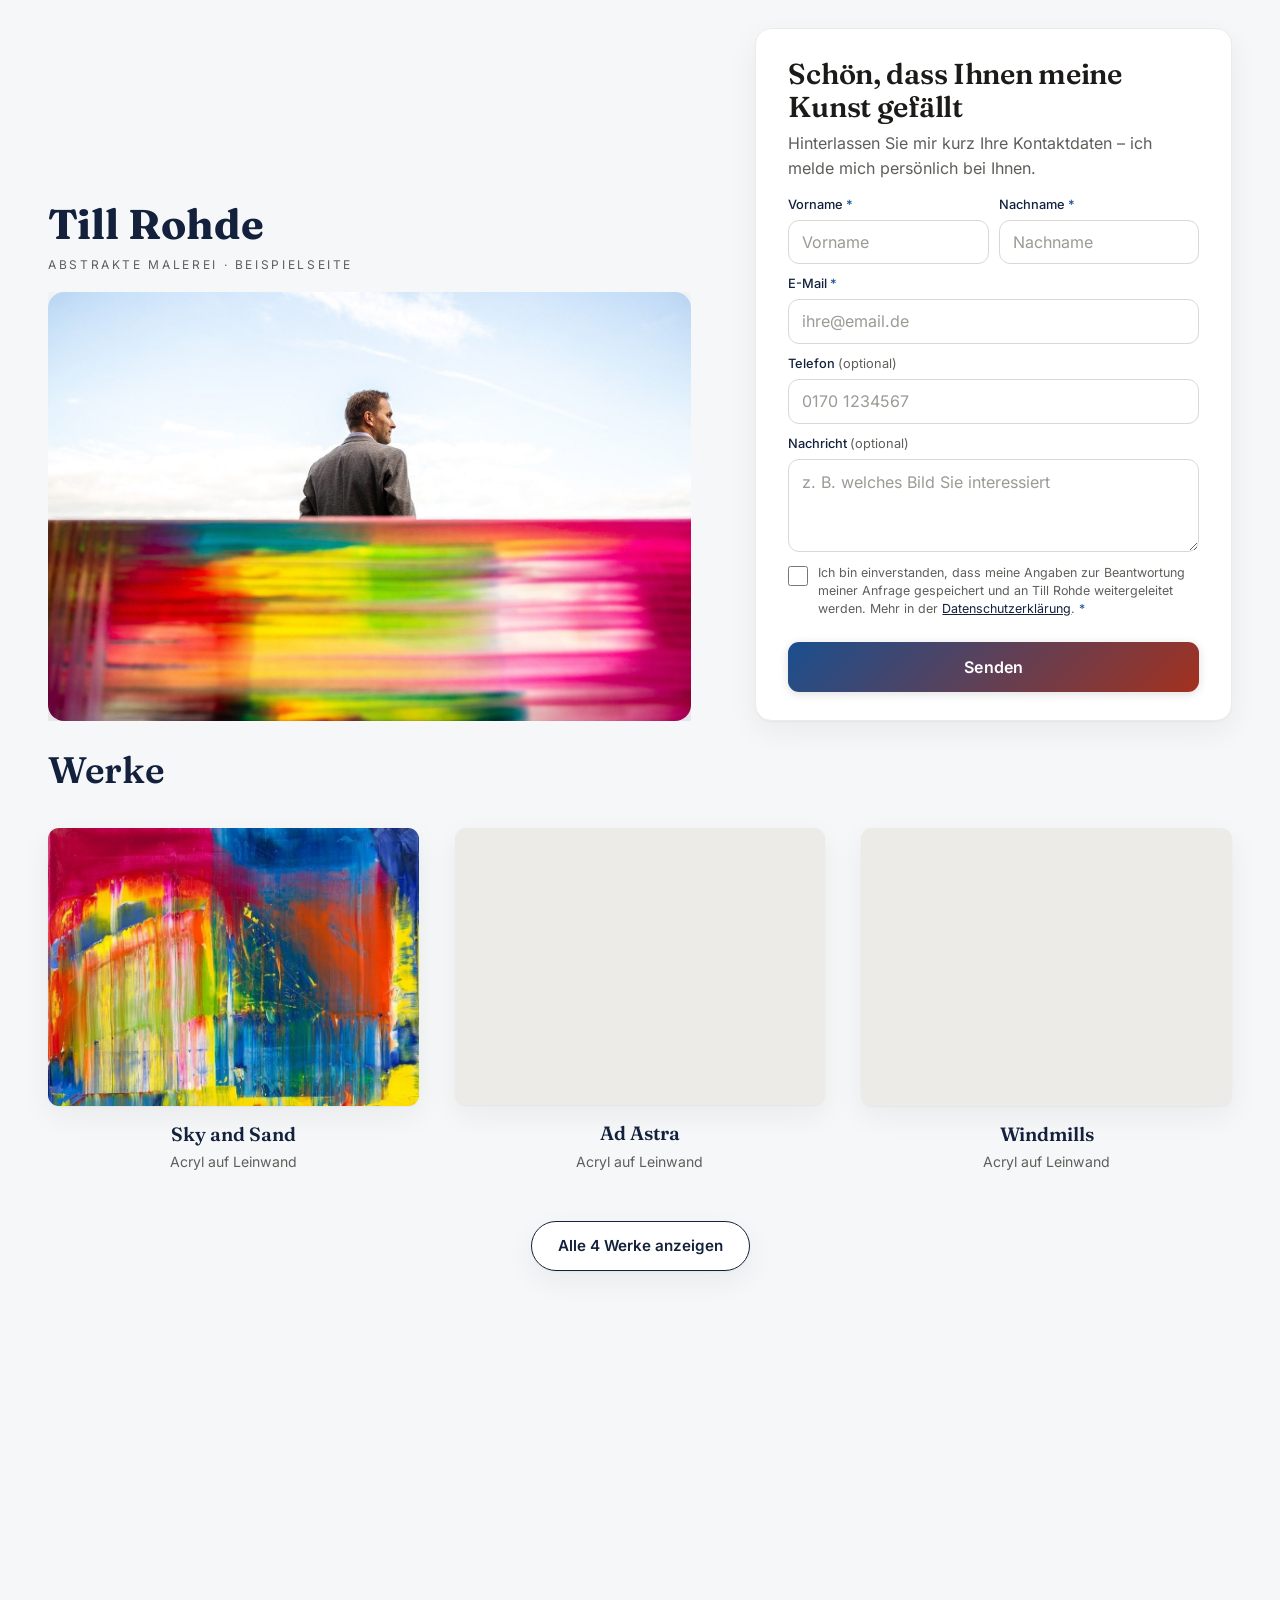
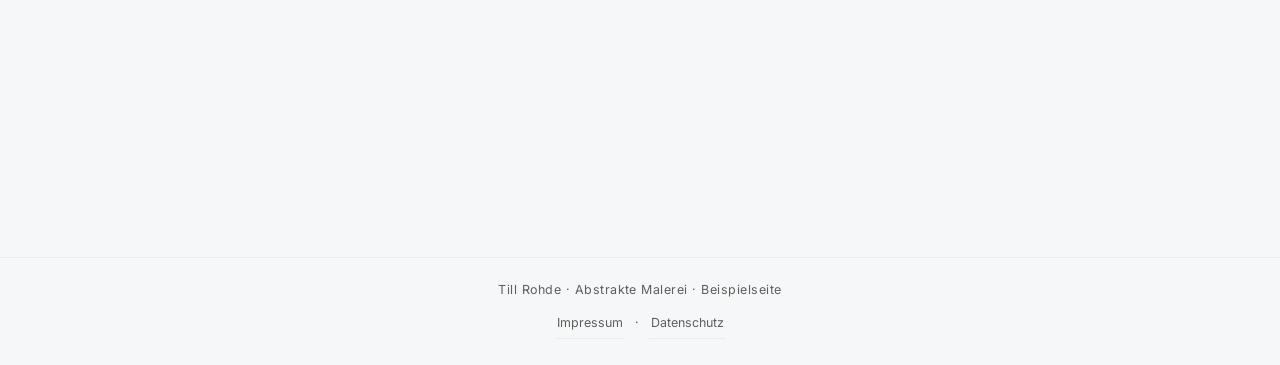
<file: index.html>
<!DOCTYPE html>
<html lang="de" class="no-js">
<head>
<meta charset="UTF-8">
<meta name="viewport" content="width=device-width, initial-scale=1, viewport-fit=cover">
<meta http-equiv="Content-Security-Policy" content="default-src 'none'; img-src 'self' blob:; style-src 'self'; font-src 'self'; script-src 'self'; connect-src https://script.google.com https://script.googleusercontent.com; form-action 'none'; base-uri 'none'; upgrade-insecure-requests">
<meta name="referrer" content="strict-origin-when-cross-origin">
<title>Till Rohde – Abstrakte Malerei · Beispielseite | Kontakt</title>
<meta name="description" content="Interesse an der Kunst von Till Rohde? Hinterlassen Sie hier Ihre Kontaktdaten.">
<meta name="theme-color" content="#F6F7F9">
<meta name="robots" content="noindex, nofollow">
<meta property="og:title" content="Till Rohde – Kontakt">
<meta property="og:description" content="Interesse an der Kunst von Till Rohde? Hinterlassen Sie hier Ihre Kontaktdaten.">
<meta property="og:image" content="https://kontaktseite.github.io/beispiel/hero.jpg">
<meta property="og:type" content="website">
<link rel="icon" href="favicon.svg" type="image/svg+xml">
<link rel="preload" href="fraunces-latin-600-normal.woff2" as="font" type="font/woff2" crossorigin>
<link rel="preload" href="inter-latin-400-normal.woff2" as="font" type="font/woff2" crossorigin>
<link rel="stylesheet" href="style.css?v=3823b7c6">
<script src="script.js?v=edd290da" defer></script>
<script src="editor.js?v=cb946fcf" defer></script>
</head>
<body>

<div class="stage">

  <!-- ===== Linke Spalte (Desktop) / oben (Handy) ===== -->
  <div class="col col-art">
    <header class="brand">
      <p class="brand-name">Till Rohde</p>
      <p class="brand-sub">Abstrakte Malerei · Beispielseite</p>
    </header>

    <figure class="hero">
      <img src="hero.jpg" alt="Till Rohde vor einer bunten Farbfläche" fetchpriority="high" decoding="async" width="1600" height="1067">
    </figure>
  </div>

  <!-- ===== Rechte Spalte (Desktop) / darunter (Handy) ===== -->
  <div class="col col-form">
    <div class="card" id="card">

      <div id="formView">
        <h1>Schön, dass Ihnen meine Kunst gefällt</h1>
        <p class="lead">Hinterlassen Sie mir kurz Ihre Kontaktdaten – ich melde mich persönlich bei Ihnen.</p>

        <form id="contactForm" novalidate>
          <div class="row">
            <div class="field">
              <label for="vorname">Vorname <span class="req" aria-hidden="true">*</span></label>
              <input type="text" id="vorname" name="vorname" required autocomplete="given-name" maxlength="80" placeholder="Vorname" aria-describedby="err-vorname">
              <p class="error" id="err-vorname" role="alert"></p>
            </div>
            <div class="field">
              <label for="nachname">Nachname <span class="req" aria-hidden="true">*</span></label>
              <input type="text" id="nachname" name="nachname" required autocomplete="family-name" maxlength="80" placeholder="Nachname" aria-describedby="err-nachname">
              <p class="error" id="err-nachname" role="alert"></p>
            </div>
          </div>

          <div class="field">
            <label for="email">E-Mail <span class="req" aria-hidden="true">*</span></label>
            <input type="email" id="email" name="email" required inputmode="email" autocomplete="email" maxlength="254" placeholder="ihre@email.de" aria-describedby="err-email">
            <p class="error" id="err-email" role="alert"></p>
          </div>

          <div class="field">
            <label for="telefon">Telefon <span class="opt">(optional)</span></label>
            <input type="tel" id="telefon" name="telefon" inputmode="tel" autocomplete="tel" maxlength="30" placeholder="0170 1234567" aria-describedby="err-telefon">
            <p class="error" id="err-telefon" role="alert"></p>
          </div>

          <div class="field">
            <label for="nachricht">Nachricht <span class="opt">(optional)</span></label>
            <textarea id="nachricht" name="nachricht" rows="3" maxlength="2000" placeholder="z. B. welches Bild Sie interessiert"></textarea>
          </div>

          <div class="field consent">
            <label class="check" for="einwilligung">
              <input type="checkbox" id="einwilligung" name="einwilligung" required aria-describedby="err-einwilligung">
              <span>Ich bin einverstanden, dass meine Angaben zur Beantwortung meiner Anfrage gespeichert und an Till Rohde weitergeleitet werden. Mehr in der <a href="datenschutz.html" target="_blank" rel="noopener">Datenschutzerklärung</a>. <span class="req" aria-hidden="true">*</span></span>
            </label>
            <p class="error" id="err-einwilligung" role="alert"></p>
          </div>

          <!-- Honeypot gegen Spam-Bots: für Menschen unsichtbar -->
          <div class="hp" aria-hidden="true"><label>Website (bitte leer lassen) <input type="text" name="website" tabindex="-1" autocomplete="off"></label></div>

          <button type="submit" class="btn-send" id="submitBtn">
            <span class="btn-label">Senden</span>
            <span class="spinner" aria-hidden="true"></span>
          </button>

          <p class="wait" id="waitNote" hidden>Einen Moment noch, Ihre Anfrage wird übertragen …</p>
          <p class="error form-error" id="err-form" role="alert"></p>
        </form>
      </div>

      <!-- Erfolgs-Ansicht -->
      <div id="successView" class="success" hidden tabindex="-1">
        <svg class="check" viewBox="0 0 52 52" aria-hidden="true">
          <circle class="check-circle" cx="26" cy="26" r="23" fill="none"/>
          <path class="check-mark" fill="none" d="M15 27 l7.5 7.5 L38 19"/>
        </svg>
        <h2>Nachricht erfolgreich gesendet!</h2>
        <p class="lead">Vielen Dank. Ich melde mich in Kürze bei Ihnen.</p>
        <div class="social-mount" id="successSocial"></div>
      </div>

    </div>
  </div>
</div>

<!-- ===== Werke ===== -->
<section class="section reveal" id="werke" aria-labelledby="werke-title">
  <h2 id="werke-title">Werke</h2>
  <ul class="works" id="werkeListe">
    <li class="work">
      <button type="button" class="work-open" data-src="werk-1.jpg" data-title="Sky and Sand" data-info="Acryl auf Leinwand" aria-label="Sky and Sand – Werk von Till Rohde groß anzeigen"><img src="werk-1.jpg" alt="Sky and Sand – Werk von Till Rohde" width="800" height="600" loading="lazy" decoding="async"></button>
      <p class="work-title">Sky and Sand</p>
      <p class="work-info">Acryl auf Leinwand</p>
    </li>
    <li class="work">
      <button type="button" class="work-open" data-src="werk-2.jpg" data-title="Ad Astra" data-info="Acryl auf Leinwand" aria-label="Ad Astra – Werk von Till Rohde groß anzeigen"><img src="werk-2.jpg" alt="Ad Astra – Werk von Till Rohde" width="761" height="570" loading="lazy" decoding="async"></button>
      <p class="work-title">Ad Astra</p>
      <p class="work-info">Acryl auf Leinwand</p>
    </li>
    <li class="work">
      <button type="button" class="work-open" data-src="werk-3.jpg" data-title="Windmills" data-info="Acryl auf Leinwand" aria-label="Windmills – Werk von Till Rohde groß anzeigen"><img src="werk-3.jpg" alt="Windmills – Werk von Till Rohde" width="800" height="600" loading="lazy" decoding="async"></button>
      <p class="work-title">Windmills</p>
      <p class="work-info">Acryl auf Leinwand</p>
    </li>
    <li class="work work--extra">
      <button type="button" class="work-open" data-src="werk-4.jpg" data-title="Interstellar" data-info="Acryl auf Leinwand" aria-label="Interstellar – Werk von Till Rohde groß anzeigen"><img src="werk-4.jpg" alt="Interstellar – Werk von Till Rohde" width="740" height="555" loading="lazy" decoding="async"></button>
      <p class="work-title">Interstellar</p>
      <p class="work-info">Acryl auf Leinwand</p>
    </li>
  </ul>
  <div class="works-more-wrap"><button type="button" class="works-more" id="worksMore" aria-expanded="false" aria-controls="werkeListe" data-mehr="Alle 4 Werke anzeigen" data-weniger="Weniger anzeigen">Alle 4 Werke anzeigen</button></div>
</section>

<!-- ===== Über ===== -->
<section class="section about reveal" id="ueber" aria-labelledby="ueber-title">
  <h2 id="ueber-title">Über den Künstler</h2>
  <img class="portrait" src="portrait.jpg" alt="Porträt von Till Rohde" loading="lazy" decoding="async">
  <div class="about-text">
    <p>Till Rohde malt abstrakt. Er arbeitet mit intensiven, geschichteten Farben, die zu bewegten Flächen verlaufen, mal wie Wasser, mal wie Licht. Seine Bilder entstehen zwischen Schwung, Zufall und Kontrolle und lassen bewusst Raum für eigene Gedanken. Wer vor ihnen steht, soll nicht nur sehen, sondern etwas spüren.</p>
    <div class="social-mount" id="socialSource">
      <a class="social-btn sb-1" href="https://www.instagram.com/till.rohde/" target="_blank" rel="noopener">
        <span class="social-veil"></span>
        <span class="social-content"><svg viewBox="0 0 24 24" fill="none" stroke="currentColor" stroke-width="1.8" stroke-linecap="round" stroke-linejoin="round" aria-hidden="true"><rect x="3" y="3" width="18" height="18" rx="5"/><circle cx="12" cy="12" r="4"/><circle cx="17.5" cy="6.5" r="1.1" fill="currentColor" stroke="none"/></svg> Auf Instagram folgen</span>
      </a>
      <a class="social-btn sb-2" href="https://tillrohde.com" target="_blank" rel="noopener">
        <span class="social-veil"></span>
        <span class="social-content"><svg viewBox="0 0 24 24" fill="none" stroke="currentColor" stroke-width="1.8" stroke-linecap="round" stroke-linejoin="round" aria-hidden="true"><circle cx="12" cy="12" r="9"/><path d="M3 12h18"/><path d="M12 3c2.5 2.7 3.8 5.7 3.8 9S14.5 18.3 12 21C9.5 18.3 8.2 15.3 8.2 12S9.5 5.7 12 3z"/></svg> Zur Website</span>
      </a>
    </div>
  </div>
</section>

<dialog class="lightbox" id="lightbox" aria-label="Werk groß ansehen">
  <button type="button" class="lightbox-close" id="lightboxClose" aria-label="Schließen">×</button>
  <button type="button" class="lightbox-nav lightbox-prev" id="lightboxPrev" aria-label="Vorheriges Werk">‹</button>
  <img id="lightboxImg" src="hero.jpg" alt="">
  <button type="button" class="lightbox-nav lightbox-next" id="lightboxNext" aria-label="Nächstes Werk">›</button>
  <p class="lightbox-title" id="lightboxTitle"></p>
  <p class="lightbox-info" id="lightboxInfo"></p>
</dialog>

<footer class="footer">
  <p class="footer-brand">Till Rohde · Abstrakte Malerei · Beispielseite</p>
  <nav>
    <a href="https://janisrohde.github.io/angebot/impressum.html" target="_blank" rel="noopener">Impressum</a>
    <span aria-hidden="true">·</span>
    <a href="datenschutz.html">Datenschutz</a>
  </nav>
</footer>

</body>
</html>
</file>
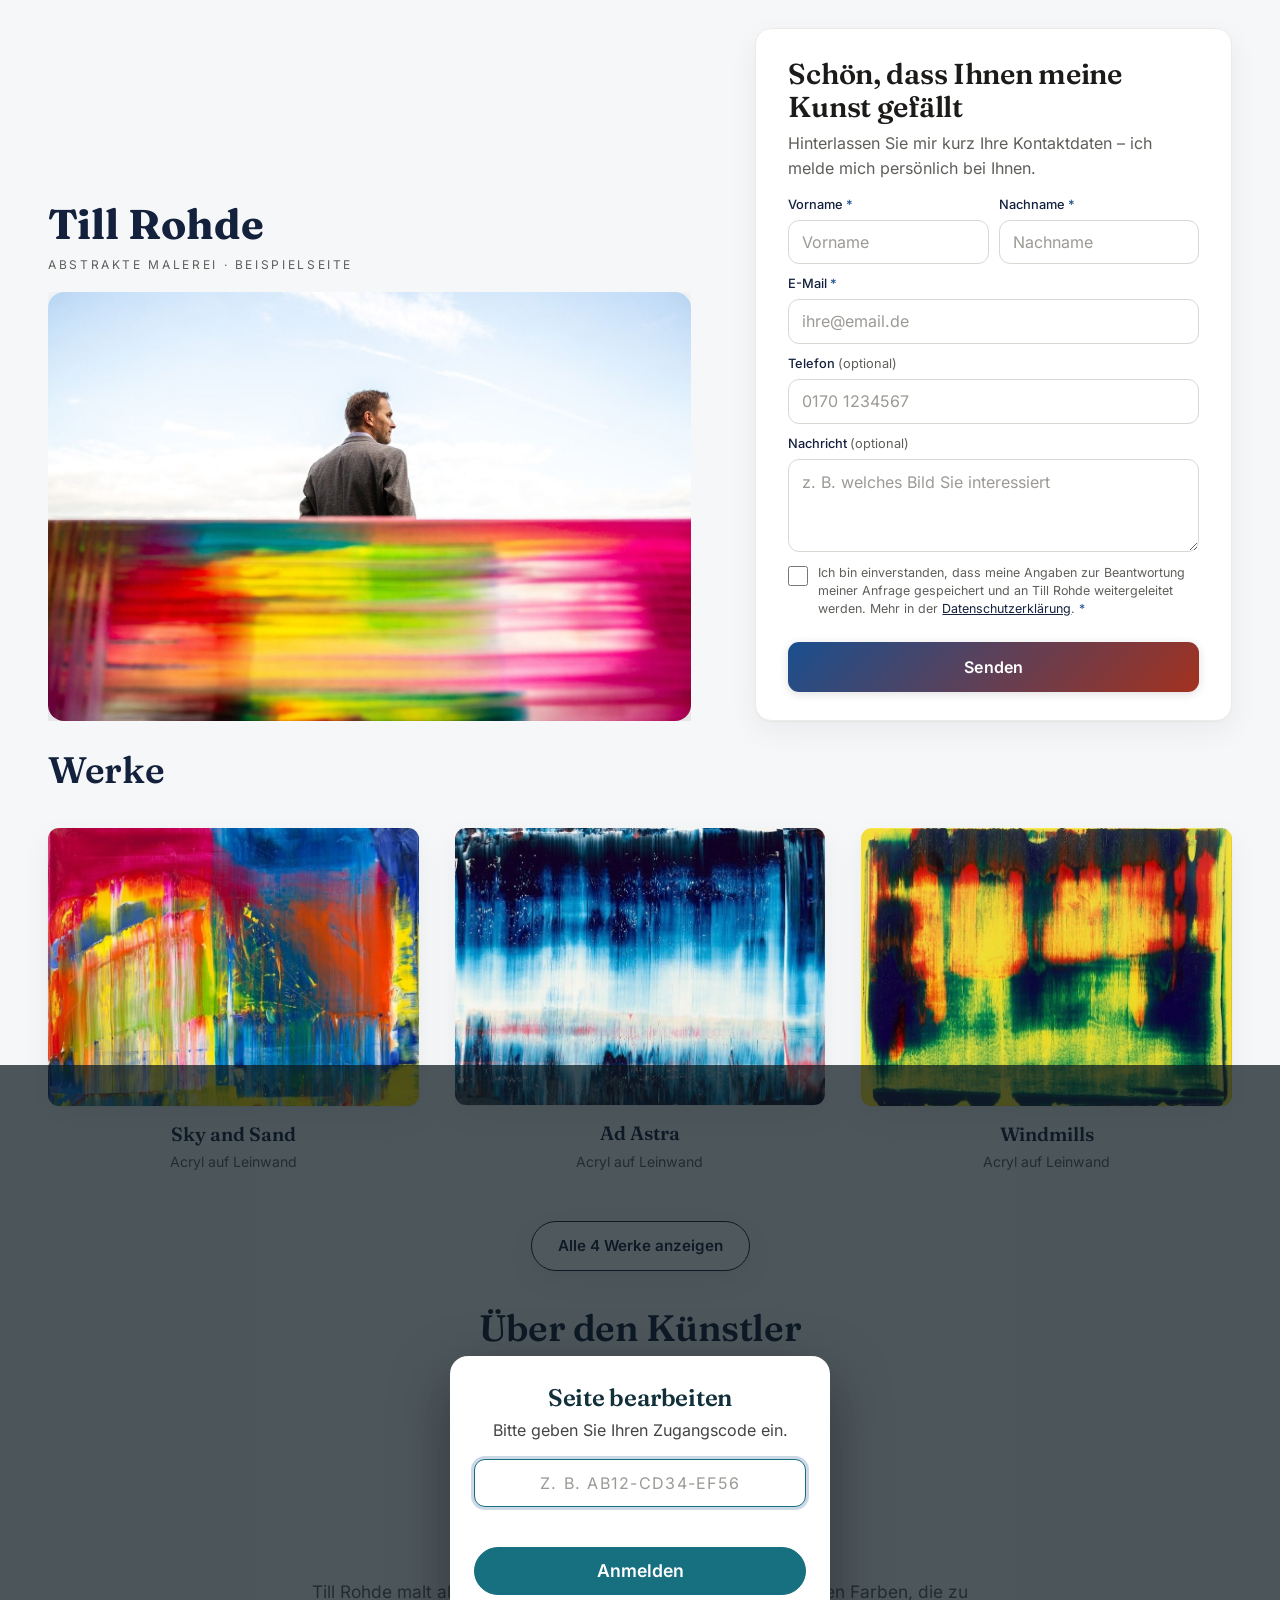
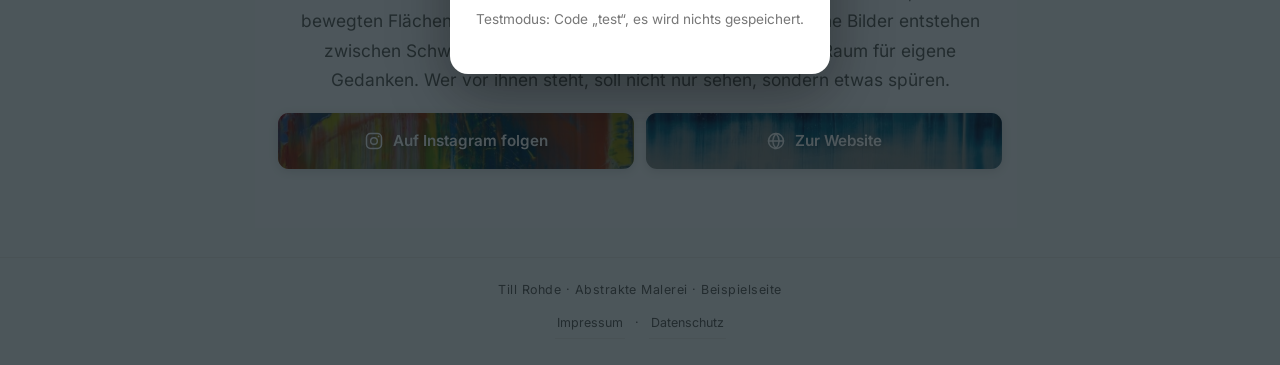
<file: ausprobieren.html>
<!DOCTYPE html>
<html lang="de"><head><meta charset="UTF-8">
<meta name="viewport" content="width=device-width, initial-scale=1">
<meta name="robots" content="noindex, nofollow">
<title>Bearbeiten ausprobieren</title>
<script>try{sessionStorage.setItem('ed-code-beispiel','test');}catch(e){}location.replace('./?bearbeiten&test');</script>
</head>
<body><p><a href="./?bearbeiten&amp;test">Weiter zum Ausprobieren</a> (Code: test)</p></body></html>
</file>
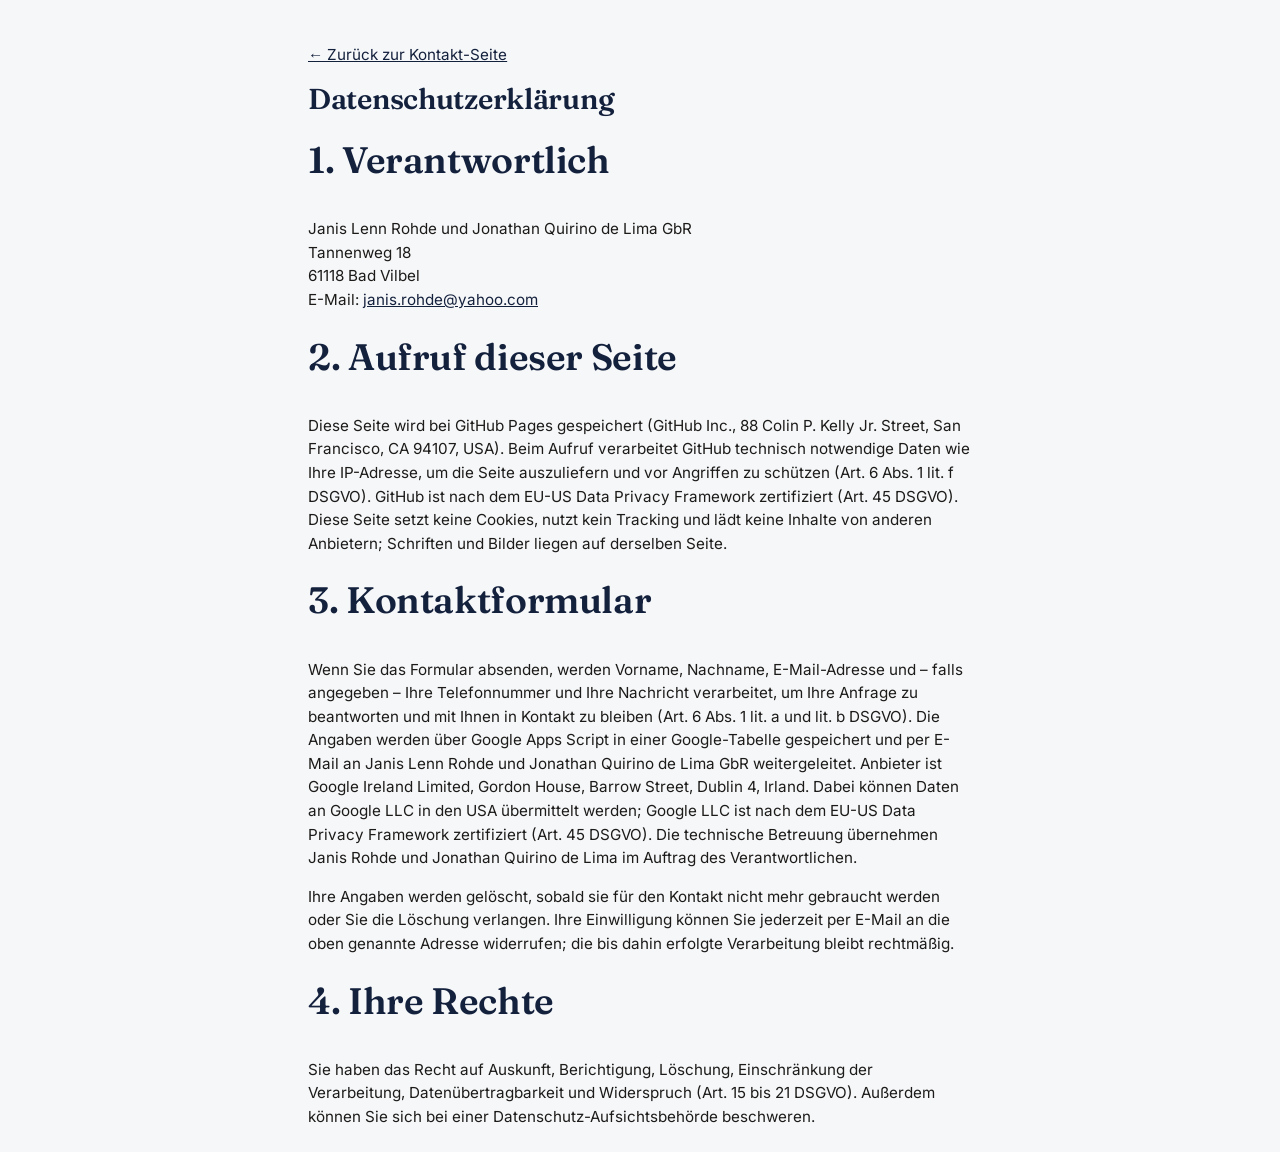
<file: datenschutz.html>
<!DOCTYPE html>
<html lang="de">
<head>
<meta charset="UTF-8">
<meta name="viewport" content="width=device-width, initial-scale=1">
<meta http-equiv="Content-Security-Policy" content="default-src 'none'; style-src 'self'; font-src 'self'; img-src 'self'; base-uri 'none'; form-action 'none'">
<meta name="robots" content="noindex">
<title>Datenschutzerklärung – Till Rohde</title>
<link rel="stylesheet" href="style.css?v=3823b7c6">
</head>
<body class="legal">
<main class="section legal-text">
<p><a href="index.html">← Zurück zur Kontakt-Seite</a></p>
<h1>Datenschutzerklärung</h1>
<h2>1. Verantwortlich</h2>
<p>Janis Lenn Rohde und Jonathan Quirino de Lima GbR<br>Tannenweg 18<br>61118 Bad Vilbel<br>E-Mail: <a href="mailto:janis.rohde@yahoo.com">janis.rohde@yahoo.com</a></p>
<h2>2. Aufruf dieser Seite</h2>
<p>Diese Seite wird bei GitHub Pages gespeichert (GitHub Inc., 88 Colin P. Kelly Jr. Street, San Francisco, CA 94107, USA). Beim Aufruf verarbeitet GitHub technisch notwendige Daten wie Ihre IP-Adresse, um die Seite auszuliefern und vor Angriffen zu schützen (Art. 6 Abs. 1 lit. f DSGVO). GitHub ist nach dem EU-US Data Privacy Framework zertifiziert (Art. 45 DSGVO). Diese Seite setzt keine Cookies, nutzt kein Tracking und lädt keine Inhalte von anderen Anbietern; Schriften und Bilder liegen auf derselben Seite.</p>
<h2>3. Kontaktformular</h2>
<p>Wenn Sie das Formular absenden, werden Vorname, Nachname, E-Mail-Adresse und – falls angegeben – Ihre Telefonnummer und Ihre Nachricht verarbeitet, um Ihre Anfrage zu beantworten und mit Ihnen in Kontakt zu bleiben (Art. 6 Abs. 1 lit. a und lit. b DSGVO). Die Angaben werden über Google Apps Script in einer Google-Tabelle gespeichert und per E-Mail an Janis Lenn Rohde und Jonathan Quirino de Lima GbR weitergeleitet. Anbieter ist Google Ireland Limited, Gordon House, Barrow Street, Dublin 4, Irland. Dabei können Daten an Google LLC in den USA übermittelt werden; Google LLC ist nach dem EU-US Data Privacy Framework zertifiziert (Art. 45 DSGVO). Die technische Betreuung übernehmen Janis Rohde und Jonathan Quirino de Lima im Auftrag des Verantwortlichen.</p>
<p>Ihre Angaben werden gelöscht, sobald sie für den Kontakt nicht mehr gebraucht werden oder Sie die Löschung verlangen. Ihre Einwilligung können Sie jederzeit per E-Mail an die oben genannte Adresse widerrufen; die bis dahin erfolgte Verarbeitung bleibt rechtmäßig.</p>
<h2>4. Ihre Rechte</h2>
<p>Sie haben das Recht auf Auskunft, Berichtigung, Löschung, Einschränkung der Verarbeitung, Datenübertragbarkeit und Widerspruch (Art. 15 bis 21 DSGVO). Außerdem können Sie sich bei einer Datenschutz-Aufsichtsbehörde beschweren.</p>
</main>
</body>
</html>
</file>
<file: style.css>
/* =========================================================
   Kontakt-Seite mit QR-Code – Mobile First, flache Pfade
   Aufbau wie die bisherigen Kunden-Seiten, Farben je Künstler
   ========================================================= */
@font-face{font-family:"Fraunces";font-style:normal;font-weight:600;font-display:swap;src:url("fraunces-latin-600-normal.woff2") format("woff2");}
@font-face{font-family:"Fraunces";font-style:normal;font-weight:700;font-display:swap;src:url("fraunces-latin-700-normal.woff2") format("woff2");}
@font-face{font-family:"Inter";font-style:normal;font-weight:400;font-display:swap;src:url("inter-latin-400-normal.woff2") format("woff2");}
@font-face{font-family:"Inter";font-style:normal;font-weight:500;font-display:swap;src:url("inter-latin-500-normal.woff2") format("woff2");}
@font-face{font-family:"Inter";font-style:normal;font-weight:600;font-display:swap;src:url("inter-latin-600-normal.woff2") format("woff2");}

:root{
  --bg:#F6F7F9;
  --surface:#FFFFFF;
  --border:#ECEBE7;
  --text:#1C1B19;
  --muted:#5F5E5A;
  --dunkel:#14213D;
  --akzent:#1A4F8F;
  --akzent-rgb:26,79,143;
  --knopf:linear-gradient(135deg,#1A4F8F,#A3311F);
  --knopf-text:#FFFFFF;
  --success:#15803D;
  --radius:16px;
  --radius-sm:11px;
  --shadow-card:0 1px 2px rgba(28,27,25,.04), 0 10px 30px rgba(28,27,25,.06);
  --shadow-btn:0 2px 10px rgba(28,27,25,.14);
  --maxw:1180px;
}
*,*::before,*::after{box-sizing:border-box;}
html{-webkit-text-size-adjust:100%;}
body{margin:0;background:var(--bg);color:var(--text);font-family:"Inter",-apple-system,BlinkMacSystemFont,"Segoe UI",Roboto,sans-serif;font-size:16px;line-height:1.55;-webkit-font-smoothing:antialiased;}
img{max-width:100%;display:block;}
h1,h2{font-family:"Fraunces","Georgia",serif;font-weight:600;line-height:1.15;letter-spacing:-.01em;margin:0;}
a{color:var(--dunkel);}
:focus-visible{outline:2px solid var(--akzent);outline-offset:3px;border-radius:4px;}

/* ---------- Erster Bildschirm ---------- */
.stage{max-width:var(--maxw);margin:0 auto;padding:14px 18px 4px;}
.col-art{display:flex;flex-direction:column;gap:10px;}
.brand{text-align:center;}
.brand-name{font-family:"Fraunces","Georgia",serif;font-weight:700;color:var(--dunkel);font-size:clamp(1.35rem,6vw,1.7rem);line-height:1.1;margin:0;}
.brand-sub{font-size:.66rem;letter-spacing:.22em;text-transform:uppercase;color:var(--muted);margin:5px 0 0;}
.hero{margin:0;border-radius:var(--radius);overflow:hidden;background:var(--surface);box-shadow:var(--shadow-card);}
.hero img{width:100%;height:auto;max-height:44svh;object-fit:contain;}  /* Werk immer vollständig zeigen */

/* ---------- Karte + Formular ---------- */
.card{background:var(--surface);border:1px solid var(--border);border-radius:var(--radius);box-shadow:var(--shadow-card);padding:15px 15px 18px;margin-top:10px;animation:cardIn .55s cubic-bezier(.22,.61,.36,1) both;}
@keyframes cardIn{from{opacity:0;transform:translateY(14px);}to{opacity:1;transform:none;}}
.card h1{font-size:clamp(1.22rem,5.2vw,1.55rem);color:var(--text);}
.card h2{font-size:clamp(1.3rem,5.5vw,1.7rem);}
.lead{color:var(--muted);font-size:.92rem;margin:6px 0 11px;}
.row{display:flex;gap:10px;}
.row .field{flex:1 1 0;min-width:0;}
.field{margin-bottom:9px;}
label{display:block;font-size:.8rem;font-weight:500;color:var(--dunkel);margin-bottom:5px;}
.req{color:var(--akzent);}
.opt{color:var(--muted);font-weight:400;}
input[type="text"],input[type="email"],input[type="tel"],textarea{width:100%;min-height:46px;padding:11px 13px;font:inherit;font-size:16px;color:var(--text);background:var(--surface);border:1px solid #DAD8D2;border-radius:var(--radius-sm);transition:border-color .18s ease, box-shadow .18s ease;}
textarea{min-height:88px;resize:vertical;line-height:1.45;display:block;}
input::placeholder,textarea::placeholder{color:#9C9A95;}
textarea:focus,input:focus{outline:none;border-color:var(--akzent);box-shadow:0 0 0 3px rgba(var(--akzent-rgb),.22);}
input.invalid{border-color:#C0392B;}
input.invalid:focus{box-shadow:0 0 0 3px rgba(192,57,43,.15);}
.consent{margin-top:4px;}
.check{display:flex;align-items:flex-start;gap:10px;font-size:.78rem;font-weight:400;color:var(--muted);line-height:1.45;cursor:pointer;margin:0;min-height:44px;padding:2px 0;}
.check input[type="checkbox"]{flex:0 0 auto;width:20px;height:20px;margin:2px 0 0;accent-color:var(--akzent);cursor:pointer;}
.check a{color:var(--dunkel);}
.hp{position:absolute!important;left:-9999px;width:1px;height:1px;overflow:hidden;}
.error{color:#C0392B;font-size:.75rem;margin:5px 0 0;}
.error:empty{display:none;}
.form-error{margin-top:10px;text-align:center;font-size:.8rem;}
.wait{margin:10px 0 0;text-align:center;font-size:.8rem;color:var(--muted);}
.btn-send{position:relative;width:100%;min-height:50px;margin-top:12px;border:0;border-radius:var(--radius-sm);background:var(--knopf);color:var(--knopf-text);font:inherit;font-weight:600;font-size:1rem;letter-spacing:.01em;cursor:pointer;box-shadow:var(--shadow-btn);transition:transform .12s ease, filter .18s ease;}
.btn-send:hover{filter:brightness(1.06);}
.btn-send:active{transform:translateY(1px);}
.btn-send[disabled]{cursor:progress;filter:saturate(.7);}
.spinner{display:none;position:absolute;top:50%;left:50%;width:18px;height:18px;margin:-9px 0 0 -9px;border:2px solid currentColor;border-top-color:transparent;border-radius:50%;animation:spin .7s linear infinite;}
@keyframes spin{to{transform:rotate(360deg);}}
.btn-send.loading .btn-label{visibility:hidden;}
.btn-send.loading .spinner{display:block;}

/* ---------- Erfolg ---------- */
.confetti{position:fixed;inset:0;pointer-events:none;overflow:hidden;z-index:50;}
.confetti i{position:absolute;top:-16px;left:var(--x);width:var(--w);height:calc(var(--w) * .45);background:var(--c);border-radius:2px;opacity:.95;animation:fall var(--dur) var(--delay) cubic-bezier(.25,.6,.4,1) forwards;}
.confetti i.round{height:var(--w);border-radius:50%;}
@keyframes fall{to{transform:translate(var(--drift),110vh) rotate(var(--rot));opacity:.9;}}
.success{text-align:center;padding:8px 0 4px;outline:none;}
.success h2{margin-top:12px;color:var(--dunkel);}
.success .lead{margin:8px 0 18px;}
.check-circle,.check-mark{stroke:var(--success);stroke-width:3;stroke-linecap:round;stroke-linejoin:round;}
svg.check{width:74px;height:74px;margin:0 auto;display:block;}
.check-circle{stroke-dasharray:145;stroke-dashoffset:145;animation:draw .6s ease-out forwards;}
.check-mark{stroke-dasharray:40;stroke-dashoffset:40;animation:draw .35s .5s ease-out forwards;}
@keyframes draw{to{stroke-dashoffset:0;}}
.success-logo{width:100%;max-width:160px;height:auto;margin:22px auto 4px;}

/* ---------- Knöpfe Instagram / Website ---------- */
.social-mount{display:flex;flex-direction:column;gap:12px;margin-top:18px;}
.social-mount:empty{display:none;}
.social-btn{position:relative;display:flex;align-items:center;justify-content:center;min-height:56px;padding:14px 18px;border-radius:var(--radius-sm);overflow:hidden;background-color:var(--dunkel);background-size:cover;background-position:center;text-decoration:none;box-shadow:var(--shadow-btn);transition:transform .15s ease, box-shadow .2s ease;}
.social-btn:hover{transform:translateY(-1px);box-shadow:0 6px 18px rgba(28,27,25,.2);}
.social-veil{position:absolute;inset:0;background:rgba(20,20,20,.48);}
.social-content{position:relative;display:inline-flex;align-items:center;gap:9px;color:#fff;font-weight:600;font-size:.95rem;text-align:center;text-shadow:0 1px 6px rgba(0,0,0,.35);}
.social-content svg{width:20px;height:20px;flex:0 0 auto;}

/* ---------- Untere Bereiche ---------- */
.section{max-width:var(--maxw);margin:0 auto;padding:34px 18px 6px;}
.section h2{font-size:clamp(1.25rem,5vw,1.7rem);color:var(--dunkel);margin-bottom:16px;}
/* Werke als Galerie: jedes Werk vollständig, nichts abgeschnitten */
.works{list-style:none;margin:0;padding:0;display:grid;grid-template-columns:repeat(2,minmax(0,1fr));gap:18px 14px;align-items:start;}
.work{margin:0;}
.work-open{display:block;width:100%;padding:0;border:0;background:none;cursor:zoom-in;border-radius:var(--radius-sm);}
.work img{width:100%;height:auto;border-radius:var(--radius-sm);background:var(--border);box-shadow:var(--shadow-card);transition:transform .25s ease, box-shadow .25s ease;}
.work-open:hover img{transform:translateY(-3px);box-shadow:0 14px 34px rgba(28,27,25,.16);}
.lightbox{border:0;padding:0;background:transparent;max-width:min(94vw,1400px);max-height:94vh;overflow:visible;}
.lightbox::backdrop{background:rgba(12,12,14,.88);}
.lightbox img{max-width:min(94vw,1400px);max-height:84vh;width:auto;height:auto;margin:0 auto;border-radius:8px;}
.lightbox-title{color:#fff;text-align:center;font-family:"Fraunces","Georgia",serif;font-size:1.1rem;margin:12px 0 0;}
.lightbox-title:empty,.lightbox-info:empty{display:none;}
.lightbox-info{color:rgba(255,255,255,.75);text-align:center;font-size:.85rem;margin:4px 0 0;}
.lightbox-nav{position:fixed;top:50%;transform:translateY(-50%);width:48px;height:64px;border:0;border-radius:12px;background:rgba(255,255,255,.14);color:#fff;font-size:36px;line-height:1;cursor:pointer;}
.lightbox-prev{left:14px;} .lightbox-next{right:14px;}
.lightbox-nav:hover,.lightbox-close:hover{background:rgba(255,255,255,.26);}
/* Werke: zuerst nur einige, Rest per Knopf */
html:not(.no-js) .works:not(.offen) .work--extra{display:none;}
.works-more-wrap{text-align:center;margin:28px 0 0;}
.works-more{font:inherit;font-weight:600;font-size:.95rem;color:var(--dunkel);background:var(--surface);border:1.5px solid var(--dunkel);border-radius:999px;padding:12px 26px;min-height:46px;cursor:pointer;box-shadow:var(--shadow-card);transition:background .18s ease,color .18s ease;}
.works-more:hover{background:var(--dunkel);color:#fff;}
.lightbox-close{position:fixed;top:14px;right:18px;width:44px;height:44px;border:0;border-radius:50%;background:rgba(255,255,255,.14);color:#fff;font-size:28px;line-height:1;cursor:pointer;}
.work-title{font-family:"Fraunces","Georgia",serif;font-size:.95rem;color:var(--dunkel);margin:8px 0 0;text-align:center;}
.work-info{font-size:.75rem;color:var(--muted);margin:2px 0 0;text-align:center;}
.about{padding-top:38px;text-align:center;max-width:760px;}
.about h2{margin-bottom:18px;}
.portrait{width:150px;height:150px;object-fit:cover;border-radius:50%;margin:0 auto 18px;background:var(--border);border:4px solid var(--surface);box-shadow:var(--shadow-card);}
.about-text p{color:var(--muted);font-size:.95rem;margin:0 0 12px;}
.about .social-mount{text-align:left;}
.footer{max-width:var(--maxw);margin:38px auto 0;padding:22px 18px calc(26px + env(safe-area-inset-bottom));border-top:1px solid var(--border);text-align:center;color:var(--muted);font-size:.78rem;}
.footer-brand{margin:0 0 8px;letter-spacing:.04em;}
.footer nav{display:flex;justify-content:center;align-items:center;gap:10px;}
.footer a{color:var(--muted);text-decoration:none;border-bottom:1px solid var(--border);padding:6px 2px;}
.footer a:hover{color:var(--dunkel);}
.reveal{opacity:0;transform:translateY(18px);transition:opacity .6s ease, transform .6s cubic-bezier(.22,.61,.36,1);}
.reveal.visible{opacity:1;transform:none;}
.no-js .reveal{opacity:1;transform:none;}

/* ---------- Impressum / Datenschutz ---------- */
.legal-text{max-width:760px;padding-bottom:48px;}
.legal-text h1{color:var(--dunkel);font-size:1.8rem;margin:10px 0 18px;}
.legal-text h2{font-size:1.1rem;margin:24px 0 8px;}
.legal-text p{color:var(--text);font-size:.95rem;}

/* ---------- Desktop ab 900 px: zwei Spalten ---------- */
/* ---------- Handy: Titelfoto randlos, Name im Bild, Karte überlappt ---------- */
@media (max-width:899px){
  .stage{padding:0 0 4px;}
  .col-art{position:relative;gap:0;}
  .hero{border-radius:0;box-shadow:none;background:var(--dunkel);position:relative;}
  .hero img{width:100%;height:66svh;min-height:380px;max-height:none;object-fit:cover;object-position:center 30%;}
  .hero::after{content:"";position:absolute;inset:0;background:linear-gradient(180deg,rgba(0,0,0,0) 45%,rgba(0,0,0,.62) 100%);pointer-events:none;}
  .brand{position:absolute;left:0;right:0;bottom:58px;z-index:2;padding:0 20px;}
  .brand-name{color:#fff;font-size:clamp(1.7rem,8vw,2.2rem);text-shadow:0 2px 14px rgba(0,0,0,.35);}
  .brand-sub{color:rgba(255,255,255,.85);}
  .col-form{position:relative;z-index:3;padding:0 14px;}
  .card{margin-top:-36px;overflow:hidden;padding-top:0;}
  .card::before{content:"";display:block;height:6px;margin:0 -15px 16px;background:var(--knopf);}
}
@media (min-width:900px){
  :root{--maxw:1280px;}
  .stage{display:grid;grid-template-columns:minmax(0,1.35fr) minmax(400px,1fr);gap:64px;align-items:end;padding:28px 48px 0;}
  .col-art{gap:18px;}
  .brand{text-align:left;}
  .brand-name{font-size:2.6rem;}
  .brand-sub{font-size:.75rem;margin-top:8px;}
  .hero{background:transparent;box-shadow:none;border-radius:0;}
  .hero img{width:auto;max-width:100%;height:auto;max-height:min(calc(100svh - 240px),760px);border-radius:var(--radius);box-shadow:0 18px 50px rgba(28,27,25,.16);}
  .col-form{display:flex;align-items:flex-end;}
  .card{width:100%;max-width:520px;margin-top:0;padding:28px 32px 28px;}
  .card textarea{min-height:70px;}
  .card input[type="text"],.card input[type="email"],.card input[type="tel"]{min-height:42px;padding:9px 13px;}
  .card h1{font-size:1.8rem;}
  .lead{font-size:1rem;margin:8px 0 14px;}
  .field{margin-bottom:10px;}
  .social-mount{flex-direction:row;}
  .social-btn{flex:1 1 0;}
  .section{padding:28px 48px 8px;}
  .section h2{font-size:2.3rem;margin-bottom:36px;}
  .works,.works.offen,.works--viele{grid-template-columns:repeat(3,minmax(0,1fr));gap:40px 36px;}
  .works-more-wrap{margin-top:48px;}
  .work-title{font-size:1.2rem;margin-top:14px;}
  .work-info{font-size:.88rem;}
  .about{max-width:820px;}
  .about h2{margin-bottom:24px;}
  .portrait{width:180px;height:180px;margin-bottom:24px;}
  .about-text p{font-size:1.08rem;line-height:1.7;margin-bottom:16px;}
  .footer{margin-top:80px;}
}
@media (prefers-reduced-motion:reduce){
  *,*::before,*::after{animation-duration:.001ms!important;animation-iteration-count:1!important;transition-duration:.001ms!important;}
  .reveal{opacity:1;transform:none;}
}

.sb-1{background-image:url('werk-1.jpg');}
.sb-2{background-image:url('werk-2.jpg');}
</file>
